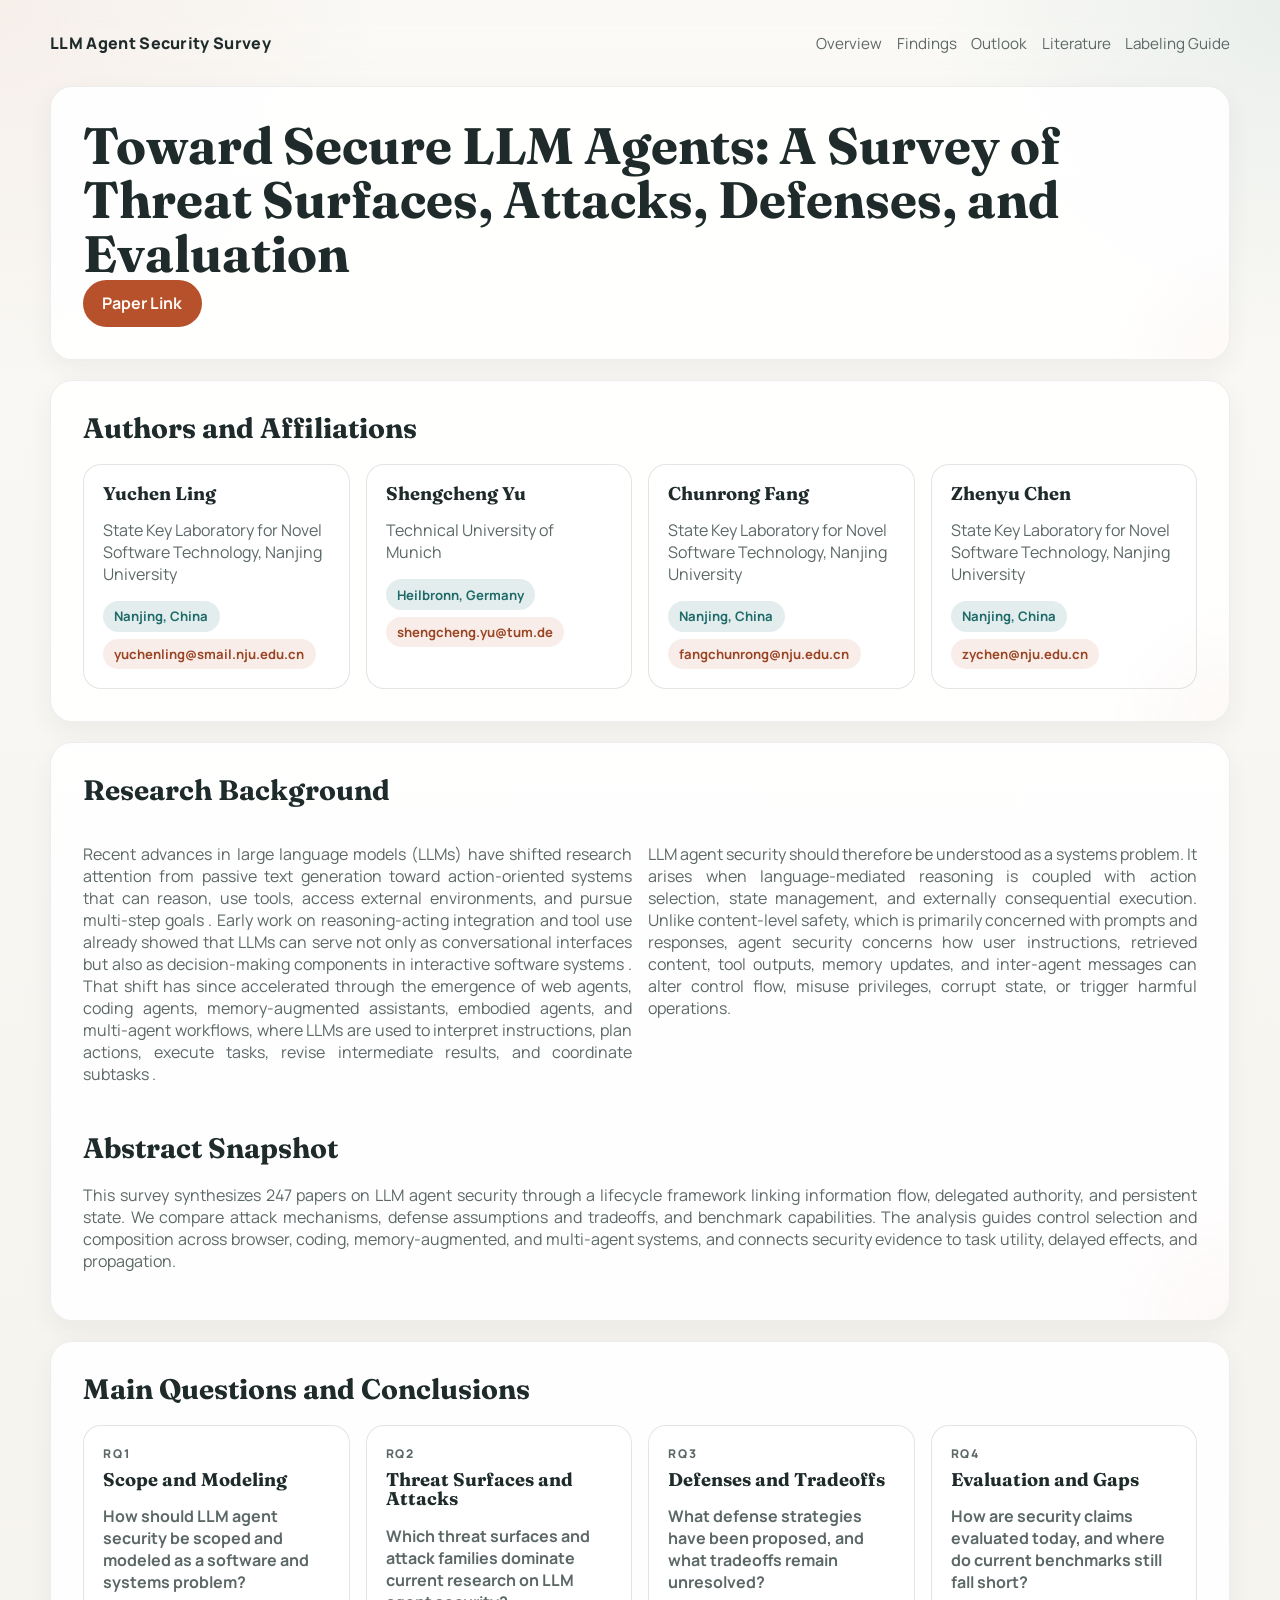
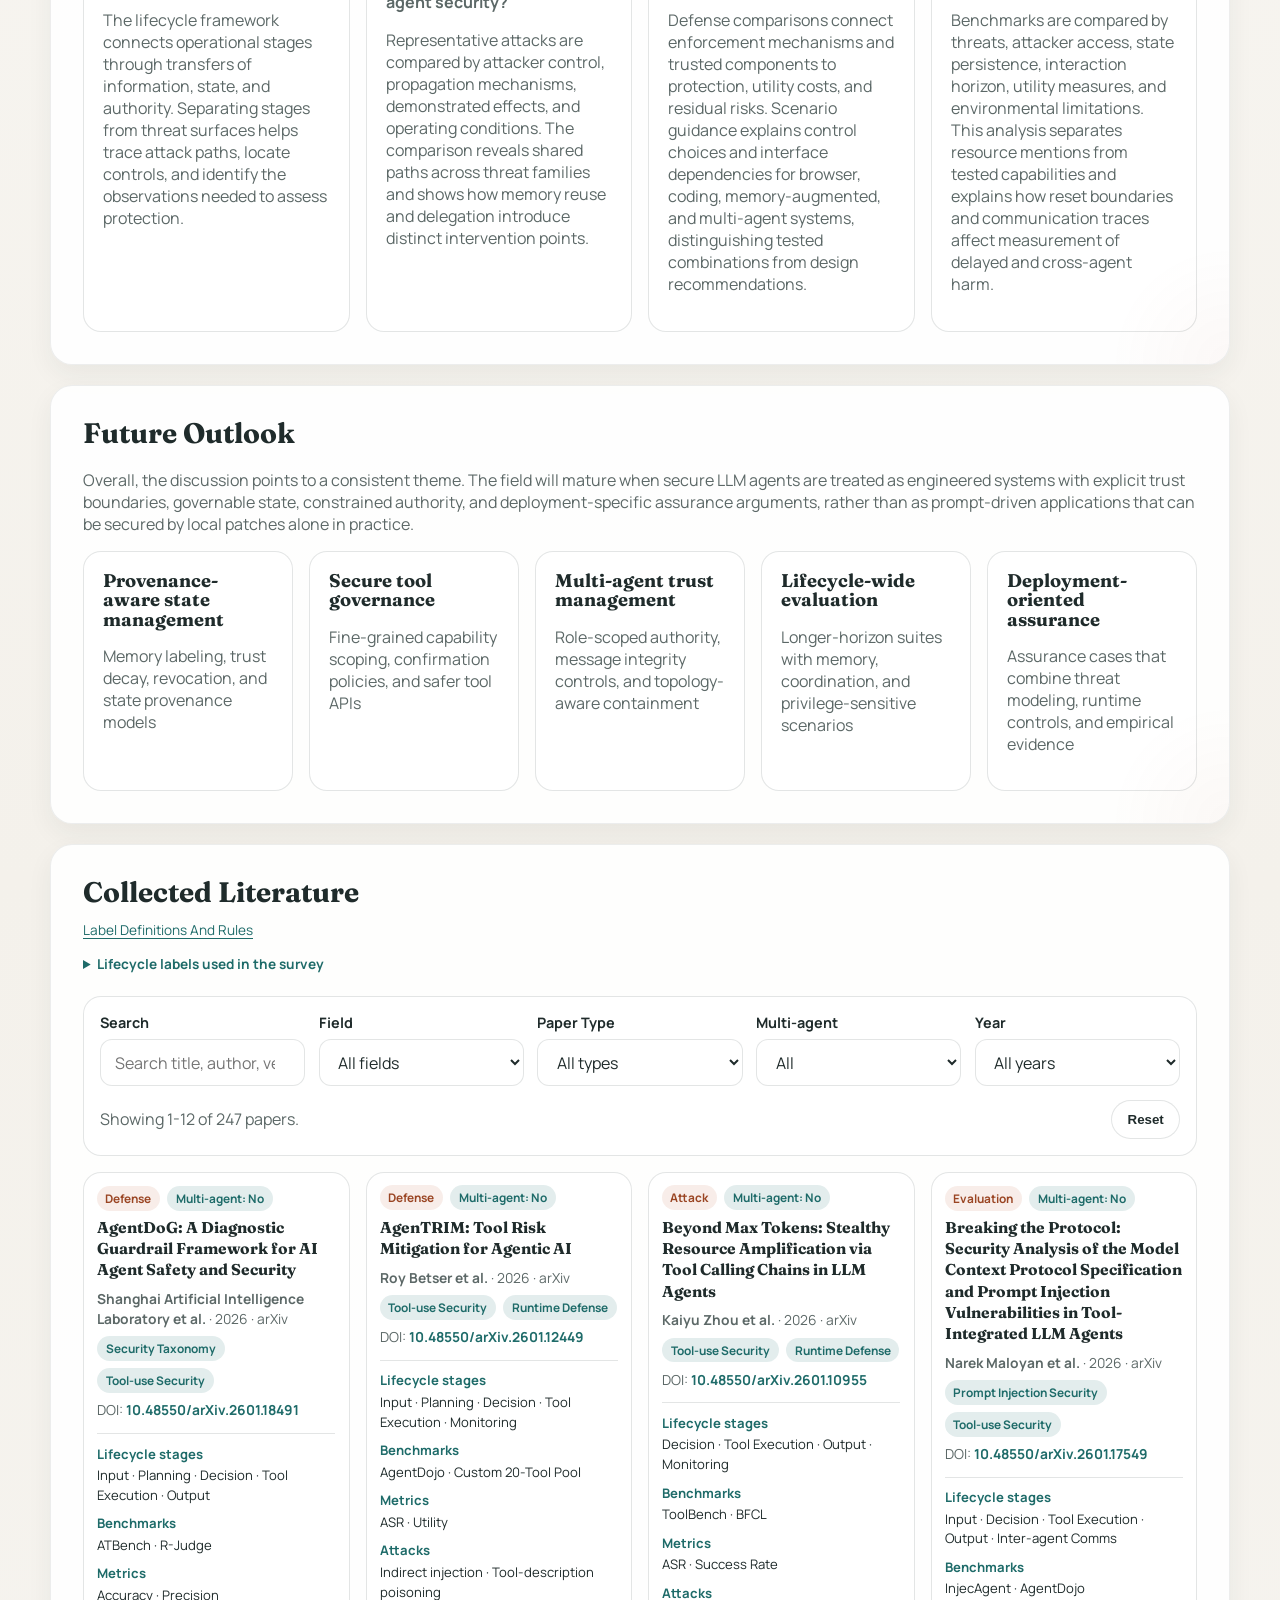
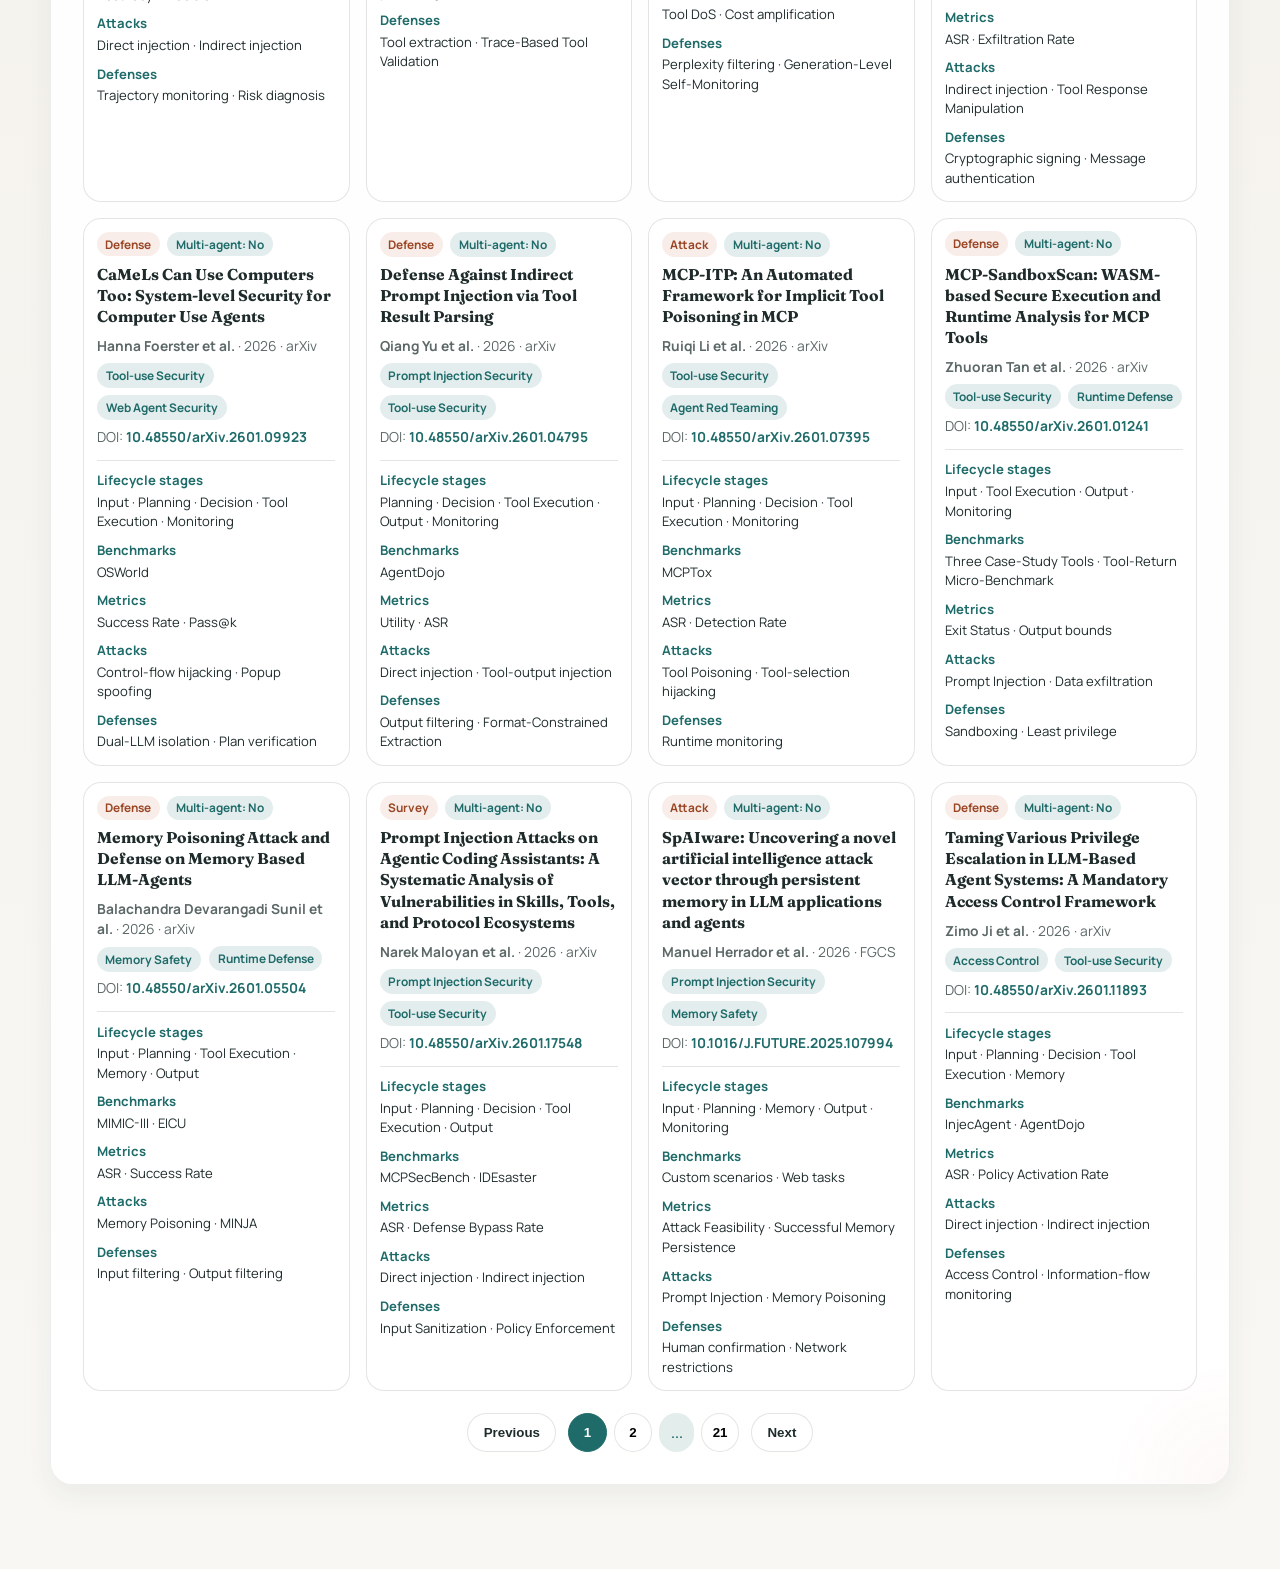
<file: index.html>
<!DOCTYPE html>
<html lang="en">
  <head>
    <meta charset="UTF-8" />
    <meta name="viewport" content="width=device-width, initial-scale=1.0" />
    <title>LLM Agent Security Survey</title>
    <meta
      name="description"
      content="A data-driven companion site for the survey Toward Secure LLM Agents."
    />
    <link rel="preconnect" href="https://fonts.googleapis.com" />
    <link rel="preconnect" href="https://fonts.gstatic.com" crossorigin />
    <link
      href="https://fonts.googleapis.com/css2?family=Fraunces:opsz,wght@9..144,600;9..144,700&family=Manrope:wght@400;500;600;700;800&display=swap"
      rel="stylesheet"
    />
    <link rel="stylesheet" href="./styles.css?v=20261117-codebook" />
  </head>
  <body>
    <div class="page-shell">
      <header class="site-header">
        <a class="brand" href="#top">LLM Agent Security Survey</a>
        <nav class="top-nav">
          <a href="#overview">Overview</a>
          <a href="#questions">Findings</a>
          <a href="#outlook">Outlook</a>
          <a href="#literature">Literature</a>
          <a href="./labeling-guide.html">Labeling Guide</a>
        </nav>
      </header>

      <main id="top">
        <section class="hero panel">
          <div class="hero-copy">

            <h1 id="survey-title">Loading survey title...</h1>

            <div class="hero-actions">
              <a id="paper-link" class="button button-primary" href="https://arxiv.org/abs/2606.10749" target="_blank" rel="noreferrer">
                Paper Link
              </a>
            </div>
          </div>
        </section>

        <section class="authors panel">
          <div class="section-heading">

            <h2>Authors and Affiliations</h2>
          </div>
          <div id="authors-grid" class="authors-grid"></div>
        </section>

        <section id="overview" class="panel">
          <div class="section-heading">

            <h2>Research Background</h2>
          </div>
          <div id="background-copy" class="copy-grid"></div>

          <div class="section-heading section-heading-tight">

            <h2>Abstract Snapshot</h2>
          </div>
          <p id="abstract-copy" class="abstract-copy"></p>
        </section>

        <section id="questions" class="panel">
          <div class="section-heading">

            <h2>Main Questions and Conclusions</h2>
          </div>
          <div id="questions-grid" class="question-grid"></div>
        </section>

        <section id="outlook" class="panel">
          <div class="section-heading">

            <h2>Future Outlook</h2>
          </div>
          <p id="outlook-intro" class="section-intro"></p>
          <div id="outlook-grid" class="outlook-grid"></div>
        </section>

        <section id="literature" class="panel literature-panel">
          <div class="section-heading">

            <h2>Collected Literature</h2>
            <p class="annotation-note"><a href="./labeling-guide.html">Label Definitions And Rules</a></p>
            <details class="lifecycle-guide">
              <summary>Lifecycle labels used in the survey</summary>
              <dl>
                <div><dt>Input</dt><dd>Inbound context and observations.</dd></div>
                <div><dt>Planning</dt><dd>Task decomposition, reasoning, and trajectory generation.</dd></div>
                <div><dt>Decision</dt><dd>Commitment to the next action or delegation target.</dd></div>
                <div><dt>Tool Execution</dt><dd>Execution through tools or the environment.</dd></div>
                <div><dt>Memory</dt><dd>Transient or persistent state and its reuse.</dd></div>
                <div><dt>Output</dt><dd>Externally visible results and side effects.</dd></div>
                <div><dt>Monitoring</dt><dd>Observation and checking of agent behavior.</dd></div>
                <div><dt>Inter-agent Comms</dt><dd>Information exchanged between agents.</dd></div>
                <div><dt>Coordination</dt><dd>Organization of joint agent activity.</dd></div>
              </dl>
            </details>
          </div>

          <div class="controls-card">
            <div class="search-row">
              <label class="field">
                <span>Search</span>
                <input id="search-input" type="search" placeholder="Search title, author, venue, DOI..." />
              </label>

              <label class="field">
                <span>Field</span>
                <select id="search-field">
                  <option value="all">All fields</option>
                  <option value="title">Title</option>
                  <option value="authors">Authors</option>
                  <option value="venue">Venue</option>
                  <option value="year">Year</option>
                  <option value="doi">DOI</option>
                  <option value="typeTag">Type tag</option>
                  <option value="multiAgentLabel">Multi-agent</option>
                  <option value="lifecycleStage">Lifecycle stages</option>
                  <option value="benchmark">Benchmarks / datasets</option>
                  <option value="evaluationMetrics">Evaluation metrics</option>
                  <option value="attackMethods">Attack methods</option>
                  <option value="defenseMethods">Defense methods</option>
                </select>
              </label>

              <label class="field">
                <span>Paper Type</span>
                <select id="type-filter">
                  <option value="all">All types</option>
                </select>
              </label>

              <label class="field">
                <span>Multi-agent</span>
                <select id="multi-agent-filter">
                  <option value="all">All</option>
                  <option value="Yes">Yes</option>
                  <option value="No">No</option>
                </select>
              </label>

              <label class="field">
                <span>Year</span>
                <select id="year-filter">
                  <option value="all">All years</option>
                </select>
              </label>
            </div>

            <div class="results-bar">
              <p id="results-summary" class="results-summary"></p>
              <button id="reset-filters" class="button button-secondary button-small" type="button">
                Reset
              </button>
            </div>
          </div>

          <div id="literature-grid" class="literature-grid"></div>

          <div class="pagination-bar">
            <button id="prev-page" class="button button-secondary button-small" type="button">Previous</button>
            <div id="page-numbers" class="page-numbers"></div>
            <button id="next-page" class="button button-secondary button-small" type="button">Next</button>
          </div>
        </section>
      </main>
    </div>

    <script src="./app.js?v=20261117-no-project" defer></script>
  </body>
</html>
</file>
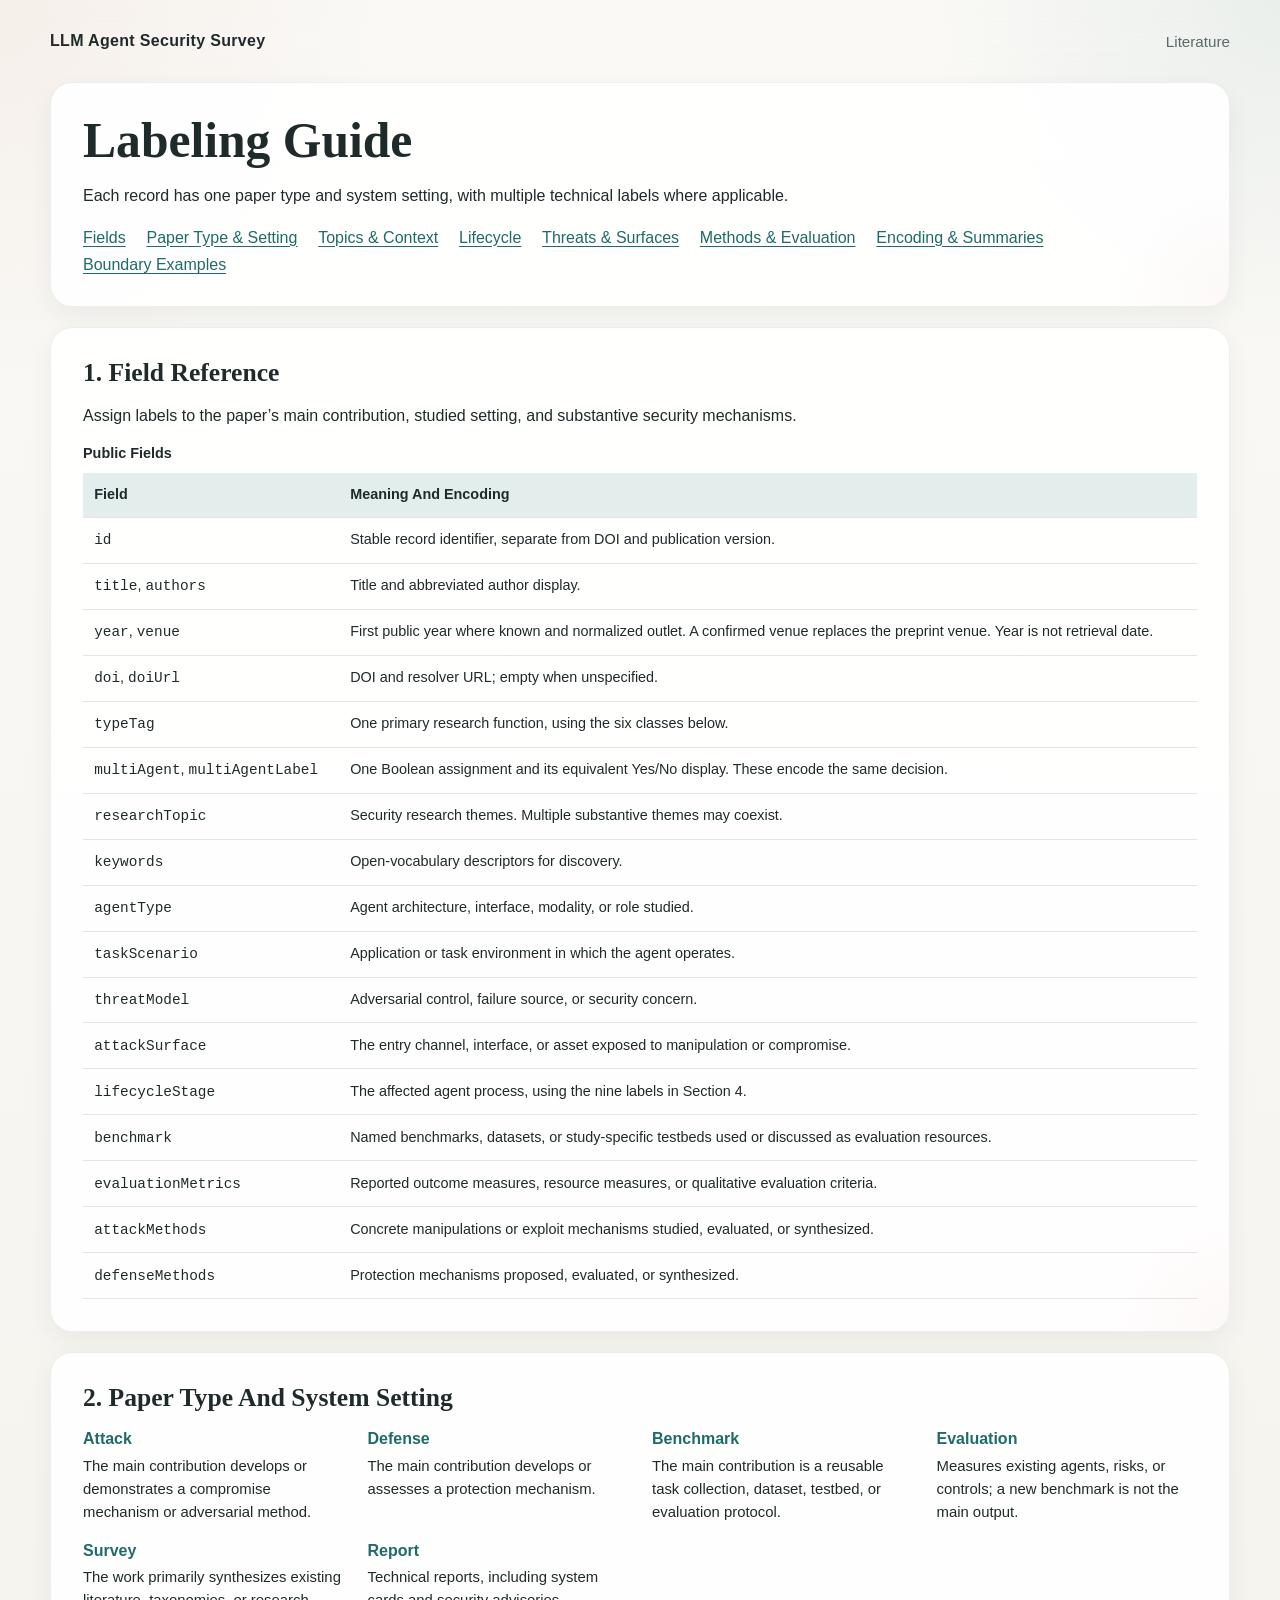
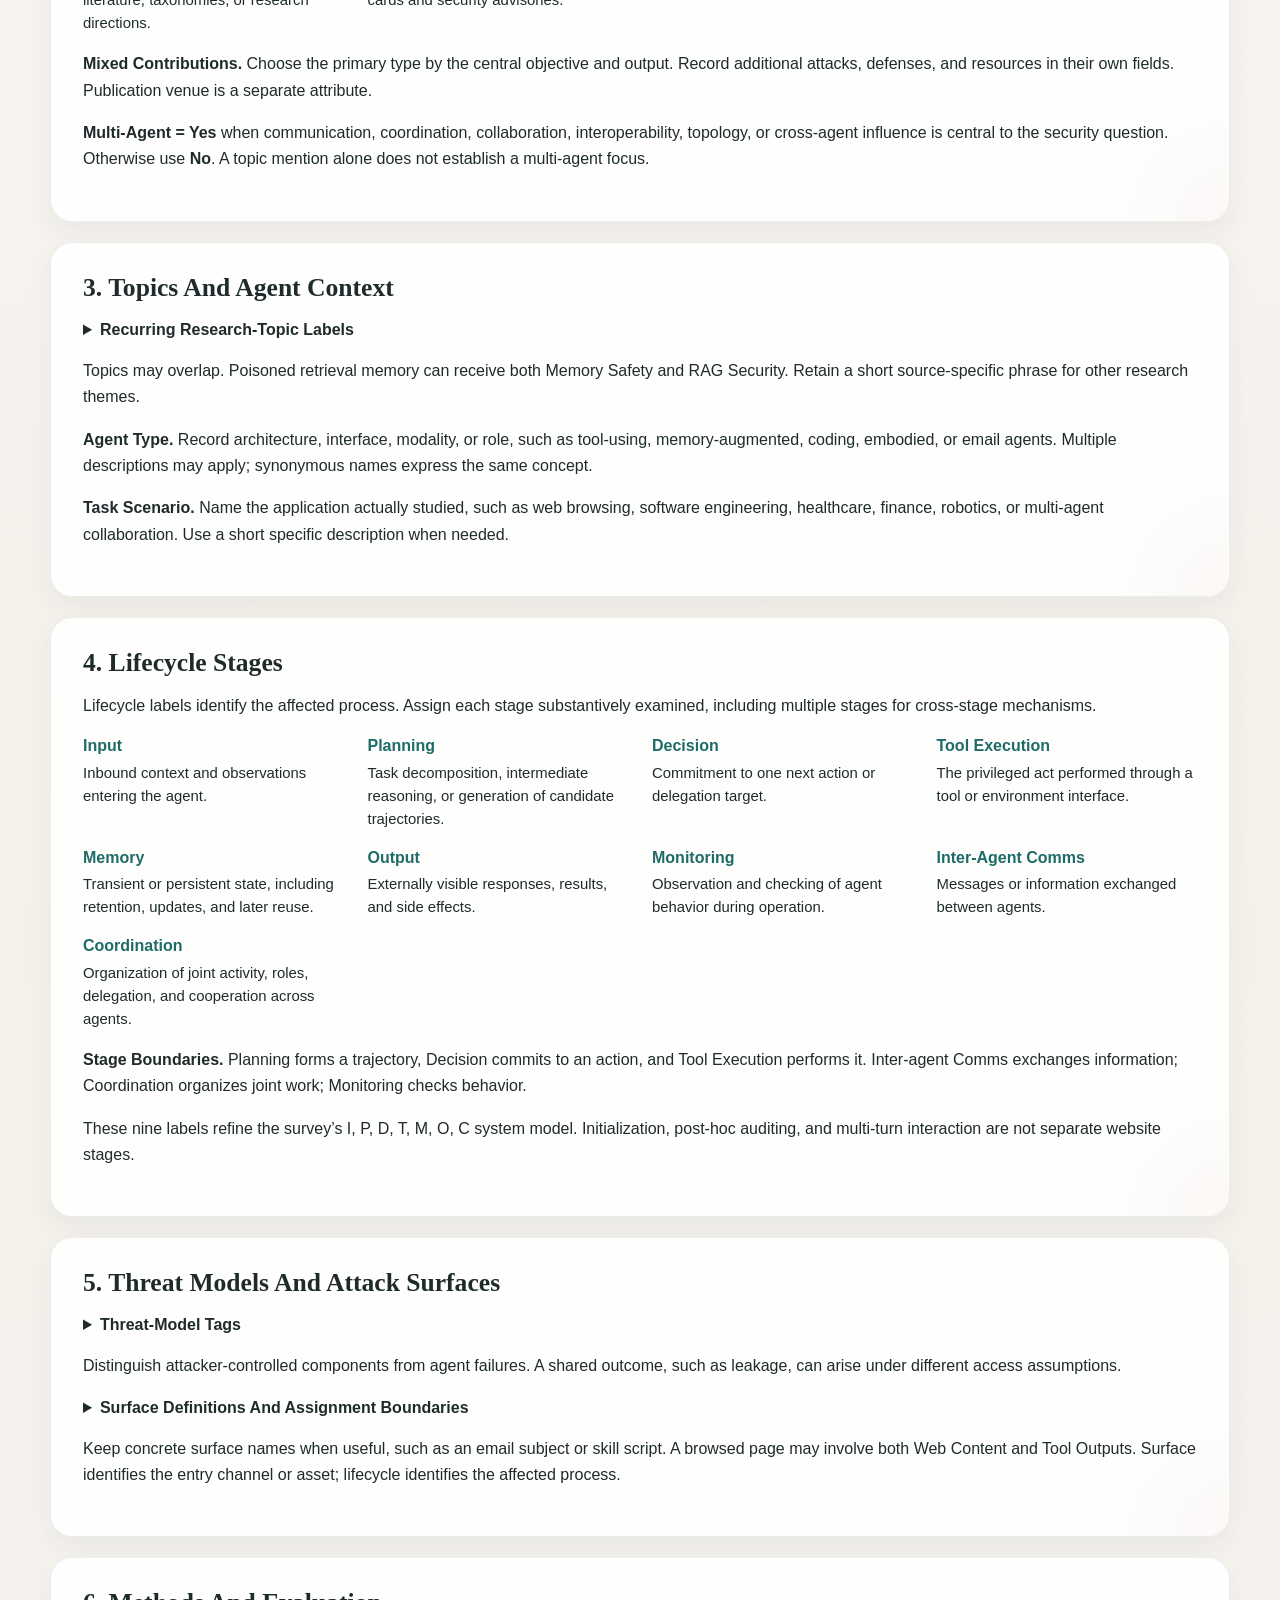
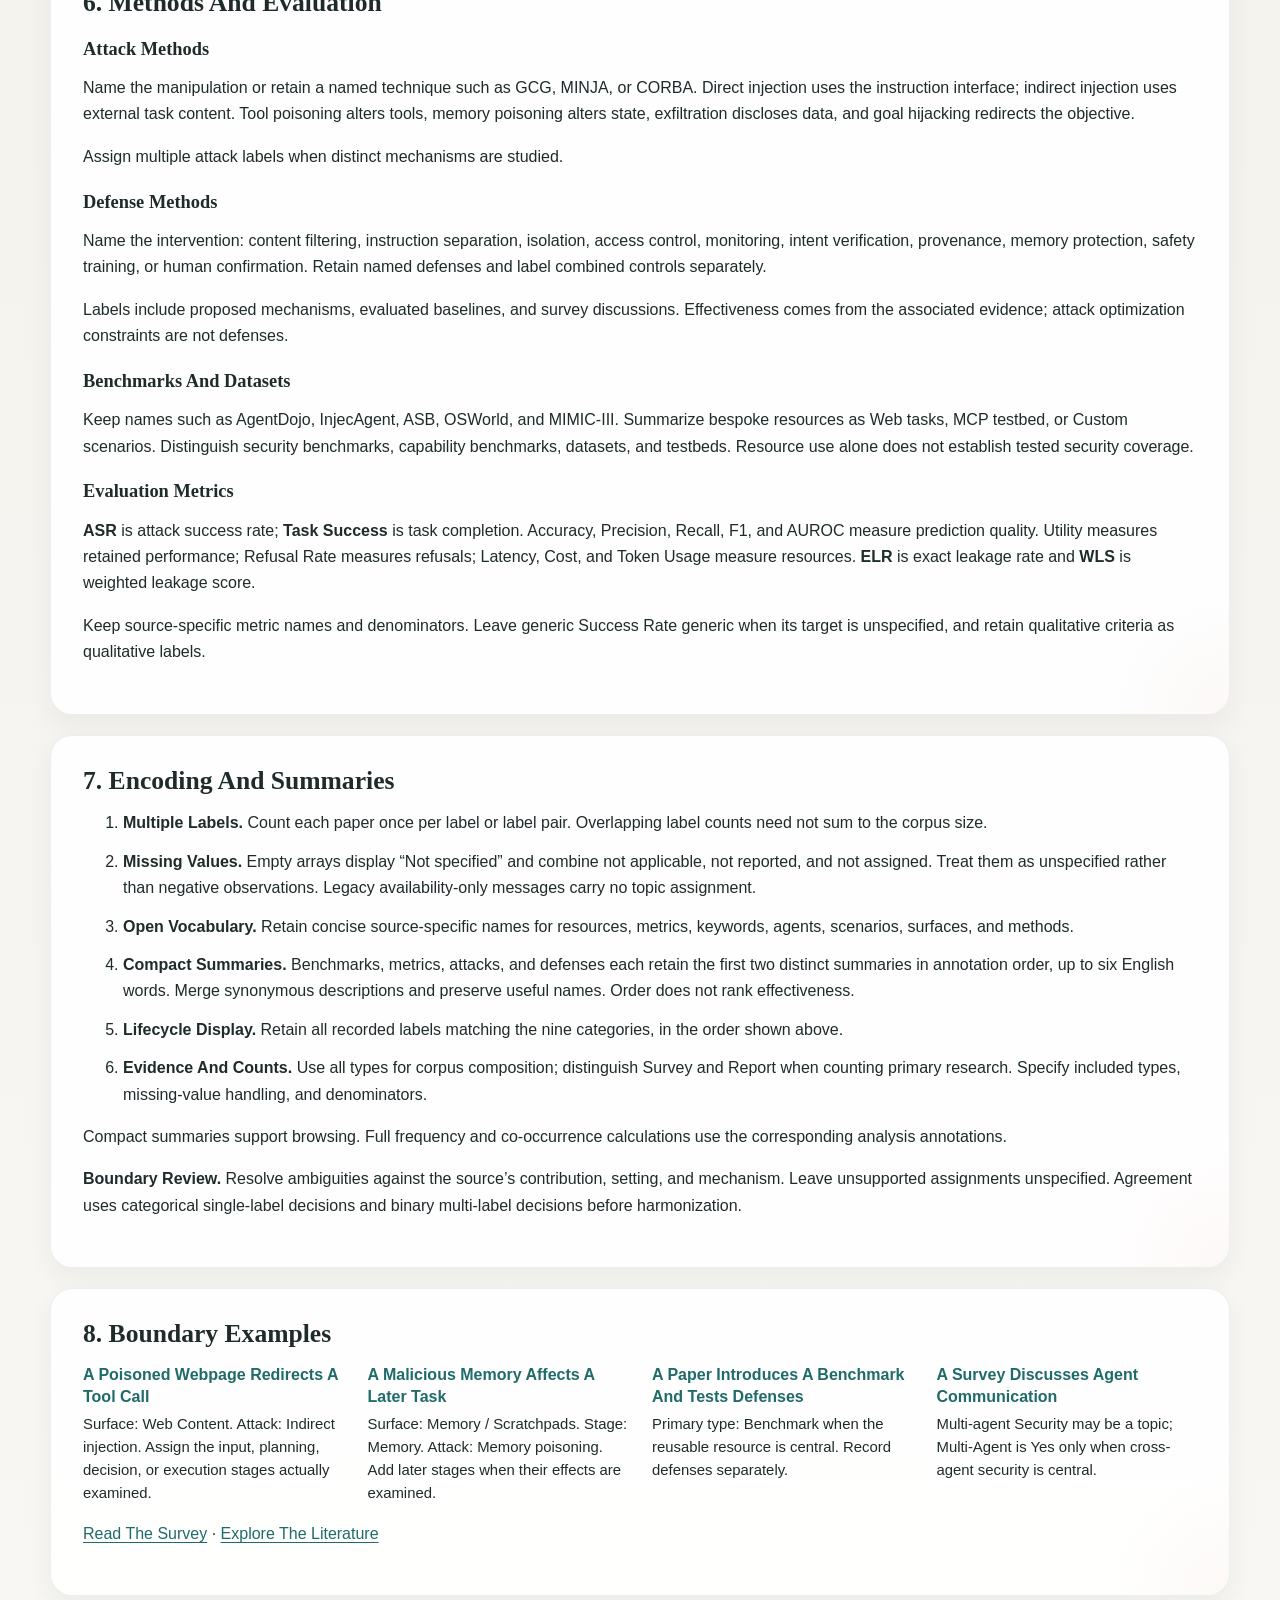
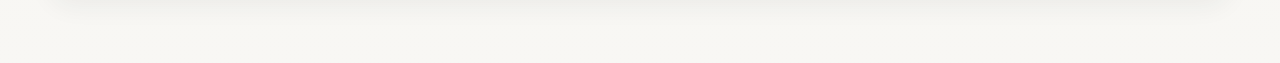
<file: labeling-guide.html>
<!DOCTYPE html>
<html lang="en">
<head>
  <meta charset="UTF-8" />
  <meta name="viewport" content="width=device-width, initial-scale=1.0" />
  <meta name="description" content="Field definitions, label boundaries, and annotation rules for the LLM Agent Security Survey." />
  <title>Labeling Guide | LLM Agent Security Survey</title>
  <link rel="stylesheet" href="./styles.css?v=20261117-guide-short" />
</head>
<body>
<div class="page-shell guide-shell">
  <header class="site-header">
    <a class="brand" href="./">LLM Agent Security Survey</a>
    <nav class="top-nav" aria-label="Main navigation">
      <a href="./#literature">Literature</a>
    </nav>
  </header>
  <main>
    <section class="panel guide-intro">

      <h1>Labeling Guide</h1>
      <p>Each record has one paper type and system setting, with multiple technical labels where applicable.</p>

      <nav class="guide-toc" aria-label="Guide contents">
        <a href="#fields">Fields</a><a href="#classification">Paper Type &amp; Setting</a>
        <a href="#context">Topics &amp; Context</a><a href="#lifecycle">Lifecycle</a>
        <a href="#threats">Threats &amp; Surfaces</a><a href="#methods">Methods &amp; Evaluation</a>
        <a href="#encoding">Encoding &amp; Summaries</a><a href="#examples">Boundary Examples</a>
      </nav>
    </section>

    <section id="fields" class="panel guide-section">
      <h2>1. Field Reference</h2>
      <p>Assign labels to the paper’s main contribution, studied setting, and substantive security mechanisms.</p>
      <div class="guide-table-wrap"><table>
        <caption>Public Fields</caption>
        <thead><tr><th scope="col">Field</th><th scope="col">Meaning And Encoding</th></tr></thead>
        <tbody>
          <tr><td><code>id</code></td><td>Stable record identifier, separate from DOI and publication version.</td></tr>
          <tr><td><code>title</code>, <code>authors</code></td><td>Title and abbreviated author display.</td></tr>
          <tr><td><code>year</code>, <code>venue</code></td><td>First public year where known and normalized outlet. A confirmed venue replaces the preprint venue. Year is not retrieval date.</td></tr>
          <tr><td><code>doi</code>, <code>doiUrl</code></td><td>DOI and resolver URL; empty when unspecified.</td></tr>
          <tr><td><code>typeTag</code></td><td>One primary research function, using the six classes below.</td></tr>
          <tr><td><code>multiAgent</code>, <code>multiAgentLabel</code></td><td>One Boolean assignment and its equivalent Yes/No display. These encode the same decision.</td></tr>
          <tr><td><code>researchTopic</code></td><td>Security research themes. Multiple substantive themes may coexist.</td></tr>
          <tr><td><code>keywords</code></td><td>Open-vocabulary descriptors for discovery.</td></tr>
          <tr><td><code>agentType</code></td><td>Agent architecture, interface, modality, or role studied.</td></tr>
          <tr><td><code>taskScenario</code></td><td>Application or task environment in which the agent operates.</td></tr>
          <tr><td><code>threatModel</code></td><td>Adversarial control, failure source, or security concern.</td></tr>
          <tr><td><code>attackSurface</code></td><td>The entry channel, interface, or asset exposed to manipulation or compromise.</td></tr>
          <tr><td><code>lifecycleStage</code></td><td>The affected agent process, using the nine labels in Section 4.</td></tr>
          <tr><td><code>benchmark</code></td><td>Named benchmarks, datasets, or study-specific testbeds used or discussed as evaluation resources.</td></tr>
          <tr><td><code>evaluationMetrics</code></td><td>Reported outcome measures, resource measures, or qualitative evaluation criteria.</td></tr>
          <tr><td><code>attackMethods</code></td><td>Concrete manipulations or exploit mechanisms studied, evaluated, or synthesized.</td></tr>
          <tr><td><code>defenseMethods</code></td><td>Protection mechanisms proposed, evaluated, or synthesized.</td></tr>
        </tbody>
      </table></div>
    </section>

    <section id="classification" class="panel guide-section">
      <h2>2. Paper Type And System Setting</h2>
      <dl class="guide-definitions">
        <div><dt>Attack</dt><dd>The main contribution develops or demonstrates a compromise mechanism or adversarial method.</dd></div>
        <div><dt>Defense</dt><dd>The main contribution develops or assesses a protection mechanism.</dd></div>
        <div><dt>Benchmark</dt><dd>The main contribution is a reusable task collection, dataset, testbed, or evaluation protocol.</dd></div>
        <div><dt>Evaluation</dt><dd>Measures existing agents, risks, or controls; a new benchmark is not the main output.</dd></div>
        <div><dt>Survey</dt><dd>The work primarily synthesizes existing literature, taxonomies, or research directions.</dd></div>
        <div><dt>Report</dt><dd>Technical reports, including system cards and security advisories.</dd></div>
      </dl>
      <p><strong>Mixed Contributions.</strong> Choose the primary type by the central objective and output. Record additional attacks, defenses, and resources in their own fields. Publication venue is a separate attribute.</p>
      <p><strong>Multi-Agent = Yes</strong> when communication, coordination, collaboration, interoperability, topology, or cross-agent influence is central to the security question. Otherwise use <strong>No</strong>. A topic mention alone does not establish a multi-agent focus.</p>
    </section>

    <section id="context" class="panel guide-section">
      <h2>3. Topics And Agent Context</h2>
      <details><summary>Recurring Research-Topic Labels</summary>
        <dl class="guide-definitions">
          <div><dt>Security Taxonomy</dt><dd>Organization or synthesis of security concepts and literature.</dd></div>
          <div><dt>Safety Benchmarking</dt><dd>Measurement tasks, datasets, risk assessment, or evaluation protocols.</dd></div>
          <div><dt>Runtime Defense</dt><dd>Protection or monitoring during agent operation.</dd></div>
          <div><dt>Formal Safety Verification</dt><dd>Formal specifications, logical constraints, or verification.</dd></div>
          <div><dt>Prompt Injection Security</dt><dd>Instruction manipulation and separation of instructions from untrusted data.</dd></div>
          <div><dt>Tool-Use Security</dt><dd>Security of tool selection, invocation, interfaces, and results.</dd></div>
          <div><dt>Web Agent Security</dt><dd>Security of browsing and website interaction.</dd></div>
          <div><dt>Embodied Agent Safety</dt><dd>Physical or simulated action and environmental safety.</dd></div>
          <div><dt>Memory Safety</dt><dd>Integrity, confidentiality, and safe reuse of agent state.</dd></div>
          <div><dt>Multi-Agent Security</dt><dd>Security concerns involving interactions among agents.</dd></div>
          <div><dt>Agent Privacy</dt><dd>Disclosure, inference, or protection of sensitive information.</dd></div>
          <div><dt>Access Control</dt><dd>Authorization, permissions, and capability restrictions.</dd></div>
          <div><dt>Autonomous Exploitation</dt><dd>Agents performing vulnerability discovery or exploitation.</dd></div>
          <div><dt>Secure Agent Architecture</dt><dd>System organization, isolation, and trust boundaries.</dd></div>
          <div><dt>Agent Red Teaming</dt><dd>Adversarial testing and risk discovery.</dd></div>
          <div><dt>Code Agent Security</dt><dd>Security of coding and software-development agents.</dd></div>
          <div><dt>RAG Security</dt><dd>Security of retrieval-augmented workflows and retrieved knowledge.</dd></div>
        </dl>
      </details>
      <p>Topics may overlap. Poisoned retrieval memory can receive both Memory Safety and RAG Security. Retain a short source-specific phrase for other research themes.</p>
      <p><strong>Agent Type.</strong> Record architecture, interface, modality, or role, such as tool-using, memory-augmented, coding, embodied, or email agents. Multiple descriptions may apply; synonymous names express the same concept.</p>
      <p><strong>Task Scenario.</strong> Name the application actually studied, such as web browsing, software engineering, healthcare, finance, robotics, or multi-agent collaboration. Use a short specific description when needed.</p>
    </section>

    <section id="lifecycle" class="panel guide-section">
      <h2>4. Lifecycle Stages</h2>
      <p>Lifecycle labels identify the affected process. Assign each stage substantively examined, including multiple stages for cross-stage mechanisms.</p>
      <dl class="guide-definitions">
        <div><dt>Input</dt><dd>Inbound context and observations entering the agent.</dd></div>
        <div><dt>Planning</dt><dd>Task decomposition, intermediate reasoning, or generation of candidate trajectories.</dd></div>
        <div><dt>Decision</dt><dd>Commitment to one next action or delegation target.</dd></div>
        <div><dt>Tool Execution</dt><dd>The privileged act performed through a tool or environment interface.</dd></div>
        <div><dt>Memory</dt><dd>Transient or persistent state, including retention, updates, and later reuse.</dd></div>
        <div><dt>Output</dt><dd>Externally visible responses, results, and side effects.</dd></div>
        <div><dt>Monitoring</dt><dd>Observation and checking of agent behavior during operation.</dd></div>
        <div><dt>Inter-Agent Comms</dt><dd>Messages or information exchanged between agents.</dd></div>
        <div><dt>Coordination</dt><dd>Organization of joint activity, roles, delegation, and cooperation across agents.</dd></div>
      </dl>
      <p><strong>Stage Boundaries.</strong> Planning forms a trajectory, Decision commits to an action, and Tool Execution performs it. Inter-agent Comms exchanges information; Coordination organizes joint work; Monitoring checks behavior.</p>
      <p>These nine labels refine the survey’s I, P, D, T, M, O, C system model. Initialization, post-hoc auditing, and multi-turn interaction are not separate website stages.</p>
    </section>

    <section id="threats" class="panel guide-section">
      <h2>5. Threat Models And Attack Surfaces</h2>
      <details><summary>Threat-Model Tags</summary>
        <dl class="guide-definitions">
          <div><dt>Prompt Injection</dt><dd>Instructions intended to redirect agent behavior. This broad tag can coexist with a more specific injection tag.</dd></div>
          <div><dt>Indirect Prompt Injection</dt><dd>Attacker instructions carried by lower-trust content encountered during a task.</dd></div>
          <div><dt>Jailbreak Prompts</dt><dd>Requests or prompt manipulations targeting behavioral safety restrictions.</dd></div>
          <div><dt>Unsafe User Instructions</dt><dd>Harmful, malicious, or underspecified instructions from the user-facing input.</dd></div>
          <div><dt>Untrusted External Content</dt><dd>External material that can influence the agent without trusted instruction authority.</dd></div>
          <div><dt>Malicious Tools / Plugins / Apps</dt><dd>Adversarial or compromised tool, plugin, or application components. Retain the component-specific tag.</dd></div>
          <div><dt>Memory Poisoning</dt><dd>Adversarial contamination of state that can influence subsequent behavior.</dd></div>
          <div><dt>Backdoor Triggers</dt><dd>Trigger-conditioned activation of attacker-chosen behavior.</dd></div>
          <div><dt>Privilege Abuse</dt><dd>Misuse of authority, credentials, or available capabilities.</dd></div>
          <div><dt>Data Exfiltration</dt><dd>Unauthorized disclosure or transfer of information.</dd></div>
          <div><dt>Agent Misbehavior</dt><dd>Unsafe behavior arising from agent errors or failure processes.</dd></div>
          <div><dt>Agent As Attacker</dt><dd>An agent acts as the offensive actor rather than only as the victim.</dd></div>
          <div><dt>Coordination Failures</dt><dd>Security-relevant failures in interactions or joint agent activity.</dd></div>
          <div><dt>Environmental Injection</dt><dd>Manipulation carried through observations, interfaces, notifications, or environmental content.</dd></div>
        </dl>
      </details>
      <p>Distinguish attacker-controlled components from agent failures. A shared outcome, such as leakage, can arise under different access assumptions.</p>
      <details><summary>Surface Definitions And Assignment Boundaries</summary>
        <dl class="guide-definitions">
          <div><dt>User Prompts / System Prompts</dt><dd>User-supplied requests versus system instructions or templates. Preserve the instruction source and authority.</dd></div>
          <div><dt>Web Content</dt><dd>Content encountered in browsing, including pages, DOM, links, and rendered web material.</dd></div>
          <div><dt>Retrieved Content</dt><dd>Evidence returned by retrieval or search, including documents and knowledge-base material.</dd></div>
          <div><dt>Tool Outputs</dt><dd>Results returned by an invoked tool or API.</dd></div>
          <div><dt>Tool Inputs / Tool Metadata</dt><dd>Invocation arguments versus names, descriptions, schemas, or other tool-selection information.</dd></div>
          <div><dt>Plugin / API Interfaces</dt><dd>Integration contracts and interfaces through which external components interact with the agent.</dd></div>
          <div><dt>Files / Code</dt><dd>Local artifacts that may be read, executed, or modified.</dd></div>
          <div><dt>Memory / Scratchpads</dt><dd>Agent-generated or retained state, including reusable working context.</dd></div>
          <div><dt>Planning Loop / Action Selection / Action Generation</dt><dd>Reasoning, choice, or production of actions when that internal process is the manipulated asset.</dd></div>
          <div><dt>Inter-Agent Channels</dt><dd>Messages, shared communication structures, and routes between agents.</dd></div>
          <div><dt>Execution Environment / Sandbox State</dt><dd>Runtime resources and state available to executed actions.</dd></div>
          <div><dt>Auth / Permission Flows</dt><dd>Identity, authorization, confirmation, and permission handling.</dd></div>
          <div><dt>Environment State / Mobile UI / Notifications</dt><dd>Physical, simulated, or graphical observations and interaction surfaces.</dd></div>
          <div><dt>Agent Outputs / Model Responses</dt><dd>Generated content or responses exposed to manipulation or disclosure.</dd></div>
        </dl>
      </details>
      <p>Keep concrete surface names when useful, such as an email subject or skill script. A browsed page may involve both Web Content and Tool Outputs. Surface identifies the entry channel or asset; lifecycle identifies the affected process.</p>
    </section>

    <section id="methods" class="panel guide-section">
      <h2>6. Methods And Evaluation</h2>
      <h3>Attack Methods</h3>
      <p>Name the manipulation or retain a named technique such as GCG, MINJA, or CORBA. Direct injection uses the instruction interface; indirect injection uses external task content. Tool poisoning alters tools, memory poisoning alters state, exfiltration discloses data, and goal hijacking redirects the objective.</p>
      <p>Assign multiple attack labels when distinct mechanisms are studied.</p>
      <h3>Defense Methods</h3>
      <p>Name the intervention: content filtering, instruction separation, isolation, access control, monitoring, intent verification, provenance, memory protection, safety training, or human confirmation. Retain named defenses and label combined controls separately.</p>
      <p>Labels include proposed mechanisms, evaluated baselines, and survey discussions. Effectiveness comes from the associated evidence; attack optimization constraints are not defenses.</p>
      <h3>Benchmarks And Datasets</h3>
      <p>Keep names such as AgentDojo, InjecAgent, ASB, OSWorld, and MIMIC-III. Summarize bespoke resources as Web tasks, MCP testbed, or Custom scenarios. Distinguish security benchmarks, capability benchmarks, datasets, and testbeds. Resource use alone does not establish tested security coverage.</p>
      <h3>Evaluation Metrics</h3>
      <p><strong>ASR</strong> is attack success rate; <strong>Task Success</strong> is task completion. Accuracy, Precision, Recall, F1, and AUROC measure prediction quality. Utility measures retained performance; Refusal Rate measures refusals; Latency, Cost, and Token Usage measure resources. <strong>ELR</strong> is exact leakage rate and <strong>WLS</strong> is weighted leakage score.</p>
      <p>Keep source-specific metric names and denominators. Leave generic Success Rate generic when its target is unspecified, and retain qualitative criteria as qualitative labels.</p>
    </section>

    <section id="encoding" class="panel guide-section">
      <h2>7. Encoding And Summaries</h2>
      <ol>
        <li><strong>Multiple Labels.</strong> Count each paper once per label or label pair. Overlapping label counts need not sum to the corpus size.</li>
        <li><strong>Missing Values.</strong> Empty arrays display “Not specified” and combine not applicable, not reported, and not assigned. Treat them as unspecified rather than negative observations. Legacy availability-only messages carry no topic assignment.</li>
        <li><strong>Open Vocabulary.</strong> Retain concise source-specific names for resources, metrics, keywords, agents, scenarios, surfaces, and methods.</li>
        <li><strong>Compact Summaries.</strong> Benchmarks, metrics, attacks, and defenses each retain the first two distinct summaries in annotation order, up to six English words. Merge synonymous descriptions and preserve useful names. Order does not rank effectiveness.</li>
        <li><strong>Lifecycle Display.</strong> Retain all recorded labels matching the nine categories, in the order shown above.</li>
        <li><strong>Evidence And Counts.</strong> Use all types for corpus composition; distinguish Survey and Report when counting primary research. Specify included types, missing-value handling, and denominators.</li>
      </ol>
      <p>Compact summaries support browsing. Full frequency and co-occurrence calculations use the corresponding analysis annotations.</p>
      <p><strong>Boundary Review.</strong> Resolve ambiguities against the source’s contribution, setting, and mechanism. Leave unsupported assignments unspecified. Agreement uses categorical single-label decisions and binary multi-label decisions before harmonization.</p>
    </section>

    <section id="examples" class="panel guide-section">
      <h2>8. Boundary Examples</h2>
      <dl class="guide-definitions">
        <div><dt>A Poisoned Webpage Redirects A Tool Call</dt><dd>Surface: Web Content. Attack: Indirect injection. Assign the input, planning, decision, or execution stages actually examined.</dd></div>
        <div><dt>A Malicious Memory Affects A Later Task</dt><dd>Surface: Memory / Scratchpads. Stage: Memory. Attack: Memory poisoning. Add later stages when their effects are examined.</dd></div>
        <div><dt>A Paper Introduces A Benchmark And Tests Defenses</dt><dd>Primary type: Benchmark when the reusable resource is central. Record defenses separately.</dd></div>
        <div><dt>A Survey Discusses Agent Communication</dt><dd>Multi-agent Security may be a topic; Multi-Agent is Yes only when cross-agent security is central.</dd></div>
      </dl>

      <p><a href="https://arxiv.org/abs/2606.10749">Read The Survey</a> · <a href="./#literature">Explore The Literature</a></p>
    </section>
  </main>
</div>
</body>
</html>
</file>
<file: styles.css>
:root {
  --bg: #f7f6f2;
  --bg-strong: #f0ede6;
  --paper: rgba(255, 255, 255, 0.9);
  --ink: #1f2b2b;
  --muted: #5c6867;
  --line: rgba(31, 43, 43, 0.12);
  --accent: #b6512c;
  --accent-deep: #8d3b1b;
  --accent-soft: rgba(182, 81, 44, 0.12);
  --teal: #1e6b69;
  --teal-soft: rgba(30, 107, 105, 0.12);
  --shadow: 0 10px 26px rgba(31, 43, 43, 0.06);
  --radius-lg: 22px;
  --radius-md: 18px;
  --radius-sm: 12px;
  --max-width: 1180px;
}

* {
  box-sizing: border-box;
}

html {
  scroll-behavior: smooth;
}

body {
  margin: 0;
  min-height: 100vh;
  font-family: "Manrope", sans-serif;
  color: var(--ink);
  background:
    radial-gradient(circle at top left, rgba(182, 81, 44, 0.06), transparent 24rem),
    radial-gradient(circle at top right, rgba(30, 107, 105, 0.07), transparent 22rem),
    linear-gradient(180deg, #faf9f6 0%, #f4f1eb 52%, #f8f7f4 100%);
}

a {
  color: inherit;
}

.page-shell {
  width: min(calc(100% - 2rem), var(--max-width));
  margin: 0 auto;
  padding: 1rem 0 4rem;
}

.site-header {
  position: sticky;
  top: 0;
  z-index: 20;
  display: flex;
  justify-content: space-between;
  align-items: center;
  gap: 1rem;
  margin: 0 0 1rem;
  padding: 1rem 0;
  backdrop-filter: blur(16px);
}

.brand {
  font-weight: 800;
  text-decoration: none;
  letter-spacing: 0.02em;
}

.top-nav {
  display: flex;
  flex-wrap: wrap;
  gap: 0.9rem;
}

.top-nav a {
  color: var(--muted);
  text-decoration: none;
  font-size: 0.95rem;
}

.panel {
  background: var(--paper);
  border: 1px solid rgba(31, 43, 43, 0.08);
  box-shadow: var(--shadow);
  border-radius: var(--radius-lg);
  padding: 2rem;
  margin-bottom: 1.25rem;
  position: relative;
  overflow: hidden;
}

.panel::after {
  content: "";
  position: absolute;
  inset: auto -8rem -8rem auto;
  width: 16rem;
  height: 16rem;
  background: radial-gradient(circle, rgba(182, 81, 44, 0.035), transparent 66%);
  pointer-events: none;
}

.hero {
  min-height: auto;
}

.eyebrow {
  margin: 0 0 0.5rem;
  text-transform: uppercase;
  letter-spacing: 0.14em;
  font-size: 0.75rem;
  font-weight: 800;
  color: var(--accent);
}

h1,
h2,
h3 {
  font-family: "Fraunces", serif;
  line-height: 1.05;
  margin: 0;
}

h1 {
  font-size: clamp(2.4rem, 4vw, 4rem);
  max-width: none;
}

h2 {
  font-size: clamp(1.6rem, 2.2vw, 2.2rem);
}

.hero-subtitle,
.section-intro,
.abstract-copy,
.copy-grid p,
.question-card p,
.outlook-card p,
.author-card p,
.paper-card p {
  color: var(--muted);
}

#overview .copy-grid p,
#overview .abstract-copy {
  text-align: justify;
  text-justify: inter-word;
}

.hero-subtitle {
  margin: 1rem 0 1.25rem;
  max-width: 72ch;
  font-size: 1rem;
  line-height: 1.7;
}

.hero-actions,
.pagination-bar,
.results-bar {
  display: flex;
  align-items: center;
  gap: 0.75rem;
  flex-wrap: wrap;
}

.button {
  display: inline-flex;
  align-items: center;
  justify-content: center;
  gap: 0.4rem;
  min-height: 2.9rem;
  padding: 0 1.15rem;
  border-radius: 999px;
  border: 1px solid transparent;
  text-decoration: none;
  font-weight: 700;
  cursor: pointer;
  transition: transform 180ms ease, background 180ms ease, border-color 180ms ease;
}

.button:hover {
  transform: translateY(-1px);
}

.button-primary {
  background: var(--accent);
  color: #fffaf5;
}

.button-primary:hover {
  background: var(--accent-deep);
}

.button-secondary {
  background: rgba(255, 255, 255, 0.82);
  border-color: var(--line);
  color: var(--ink);
}

.button-small {
  min-height: 2.4rem;
  padding: 0 0.95rem;
}

.author-card,
.question-card,
.outlook-card,
.paper-card,
.controls-card {
  border-radius: var(--radius-md);
  border: 1px solid var(--line);
  background: rgba(255, 255, 255, 0.86);
}

.section-heading {
  margin-bottom: 1.35rem;
}

.section-heading-tight {
  margin-top: 2rem;
}

.authors-grid,
.question-grid,
.outlook-grid,
.literature-grid,
.copy-grid {
  display: grid;
  gap: 1rem;
}

.authors-grid {
  grid-template-columns: repeat(auto-fit, minmax(220px, 1fr));
}

.copy-grid {
  grid-template-columns: repeat(auto-fit, minmax(260px, 1fr));
}

.question-grid {
  grid-template-columns: repeat(auto-fit, minmax(250px, 1fr));
}

.outlook-grid {
  grid-template-columns: repeat(5, minmax(0, 1fr));
}

.literature-grid {
  grid-template-columns: repeat(auto-fit, minmax(235px, 1fr));
  margin-top: 1rem;
}

.author-card,
.question-card,
.outlook-card,
.paper-card {
  padding: 1.2rem;
}

.author-card h3,
.question-card h3,
.outlook-card h3,
.paper-card h3 {
  font-size: 1.15rem;
  margin-bottom: 0.65rem;
}

.author-meta,
.paper-meta,
.paper-tags,
.page-numbers {
  display: flex;
  gap: 0.45rem;
  flex-wrap: wrap;
}

.chip {
  display: inline-flex;
  align-items: center;
  min-height: 1.9rem;
  padding: 0 0.7rem;
  border-radius: 999px;
  background: rgba(182, 81, 44, 0.1);
  color: #9a4523;
  font-size: 0.82rem;
  font-weight: 700;
}

.chip-muted {
  background: var(--teal-soft);
  color: var(--teal);
}

.chip-email {
  text-decoration: none;
}

.chip-email:hover {
  text-decoration: underline;
}

.controls-card {
  padding: 1rem;
}

.search-row {
  display: grid;
  grid-template-columns: repeat(5, minmax(0, 1fr));
  gap: 0.85rem;
}

.field {
  display: flex;
  flex-direction: column;
  gap: 0.45rem;
}

.field span {
  font-size: 0.9rem;
  font-weight: 700;
}

.field input,
.field select {
  min-height: 2.9rem;
  width: 100%;
  padding: 0 0.9rem;
  border-radius: var(--radius-sm);
  border: 1px solid var(--line);
  background: #ffffff;
  color: var(--ink);
  font: inherit;
}

.results-bar {
  justify-content: space-between;
  margin-top: 0.9rem;
}

.results-summary {
  margin: 0;
  color: var(--muted);
}

.paper-card {
  display: flex;
  flex-direction: column;
  gap: 0.45rem;
  padding: 0.78rem 0.82rem;
}

.paper-card h3 {
  font-size: 0.98rem;
  line-height: 1.35;
  margin-bottom: 0.1rem;
}

.paper-card .meta-line {
  margin: 0;
  font-size: 0.86rem;
  line-height: 1.45;
}

.paper-card .doi-link {
  color: var(--teal);
  text-decoration: none;
  font-weight: 700;
  word-break: break-all;
}

.paper-card .doi-link:hover {
  text-decoration: underline;
}

.paper-card .empty-doi {
  color: var(--muted);
  font-style: italic;
}

.paper-card .chip {
  min-height: 1.55rem;
  padding: 0 0.55rem;
  font-size: 0.74rem;
}

.pagination-bar {
  justify-content: center;
  margin-top: 1.4rem;
}

.paper-annotations {
  margin: 0.35rem 0 0;
  padding-top: 0.65rem;
  border-top: 1px solid var(--line);
  font-size: 0.82rem;
  line-height: 1.5;
}

.annotation-note,
.lifecycle-guide {
  font-size: 0.85rem;
  line-height: 1.5;
  color: var(--muted);
}

.lifecycle-guide summary {
  cursor: pointer;
  color: var(--teal);
  font-weight: 700;
}

.lifecycle-guide dl {
  display: grid;
  grid-template-columns: repeat(auto-fit, minmax(220px, 1fr));
  gap: 0.65rem 1rem;
}

.lifecycle-guide dt { font-weight: 700; color: var(--ink); }
.lifecycle-guide dd { margin: 0; }

.guide-section { scroll-margin-top: 6rem; }
.guide-intro h1 { font-size: clamp(2rem, 4vw, 3.1rem); }
.guide-section h2 { font-size: 1.6rem; margin-bottom: 1rem; }
.guide-section h3 { font-size: 1.15rem; margin: 1.4rem 0 0.6rem; }
.guide-section p, .guide-section li, .guide-intro p { line-height: 1.65; }
.guide-section li + li { margin-top: 0.75rem; }
.guide-section a, .annotation-note a, .guide-toc a { color: var(--teal); text-underline-offset: 3px; }
.guide-toc { display: flex; flex-wrap: wrap; gap: 0.6rem 1.3rem; margin-top: 1.2rem; }
.guide-table-wrap { overflow-x: auto; }
.guide-section table { width: 100%; border-collapse: collapse; font-size: 0.9rem; }
.guide-section caption { text-align: left; font-weight: 700; margin-bottom: 0.7rem; }
.guide-section th, .guide-section td { text-align: left; vertical-align: top; padding: 0.7rem; border-bottom: 1px solid var(--line); line-height: 1.5; }
.guide-section th { background: var(--teal-soft); }
.guide-section code { overflow-wrap: anywhere; }
.guide-definitions { display: grid; grid-template-columns: repeat(auto-fit, minmax(250px, 1fr)); gap: 1rem 1.5rem; }
.guide-definitions dt { font-weight: 700; color: var(--teal); line-height: 1.4; }
.guide-definitions dd { margin: 0.25rem 0 0; font-size: 0.93rem; line-height: 1.55; }
.guide-section details { margin: 1rem 0; }
.guide-section summary { cursor: pointer; font-weight: 700; line-height: 1.5; }
@media (max-width: 500px) {
  .guide-section th, .guide-section td { padding: 0.5rem 0.3rem; }
  .guide-definitions { grid-template-columns: minmax(0, 1fr); }
  .guide-section table, .guide-section tbody, .guide-section tr, .guide-section td { display: block; width: 100%; }
  .guide-section caption { display: block; }
  .guide-section thead { position: absolute; width: 1px; height: 1px; overflow: hidden; clip-path: inset(50%); }
  .guide-section td:first-child { border-bottom: 0; padding-bottom: 0; font-weight: 700; color: var(--teal); }
  .guide-section tr { margin-bottom: 0.6rem; }
}
@media print {
  .guide-shell .site-header, .guide-toc { display: none; }
  .guide-shell .panel { box-shadow: none; border: 0; padding: 0; overflow: visible; }
  .guide-definitions > div, .guide-section tr { break-inside: avoid; }
}

.annotation-row + .annotation-row {
  margin-top: 0.55rem;
}

.paper-annotations dt {
  font-weight: 700;
  color: var(--teal);
}

.paper-annotations dd {
  margin: 0.12rem 0 0;
  overflow-wrap: anywhere;
}

.empty-annotation {
  color: var(--muted);
}

.page-number {
  min-width: 2.4rem;
  min-height: 2.4rem;
  border-radius: 999px;
  border: 1px solid var(--line);
  background: rgba(255, 255, 255, 0.6);
  font-weight: 700;
  cursor: pointer;
}

.page-number.is-active {
  background: var(--teal);
  color: white;
  border-color: var(--teal);
}

.empty-state {
  padding: 2rem;
  text-align: center;
  border: 1px dashed var(--line);
  border-radius: var(--radius-md);
  color: var(--muted);
  background: rgba(255, 255, 255, 0.78);
}

.fade-in {
  animation: rise 420ms ease both;
}

@keyframes rise {
  from {
    opacity: 0;
    transform: translateY(10px);
  }
  to {
    opacity: 1;
    transform: translateY(0);
  }
}

@media (max-width: 980px) {
  .outlook-grid {
    grid-template-columns: repeat(3, minmax(0, 1fr));
  }

  .search-row {
    grid-template-columns: repeat(2, minmax(0, 1fr));
  }
}

@media (max-width: 760px) {
  .page-shell {
    width: min(calc(100% - 1rem), var(--max-width));
  }

  .site-header {
    flex-direction: column;
    align-items: flex-start;
  }

  .panel {
    padding: 1.25rem;
    border-radius: 22px;
  }

  .outlook-grid,
  .search-row {
    grid-template-columns: 1fr;
  }
}
</file>
